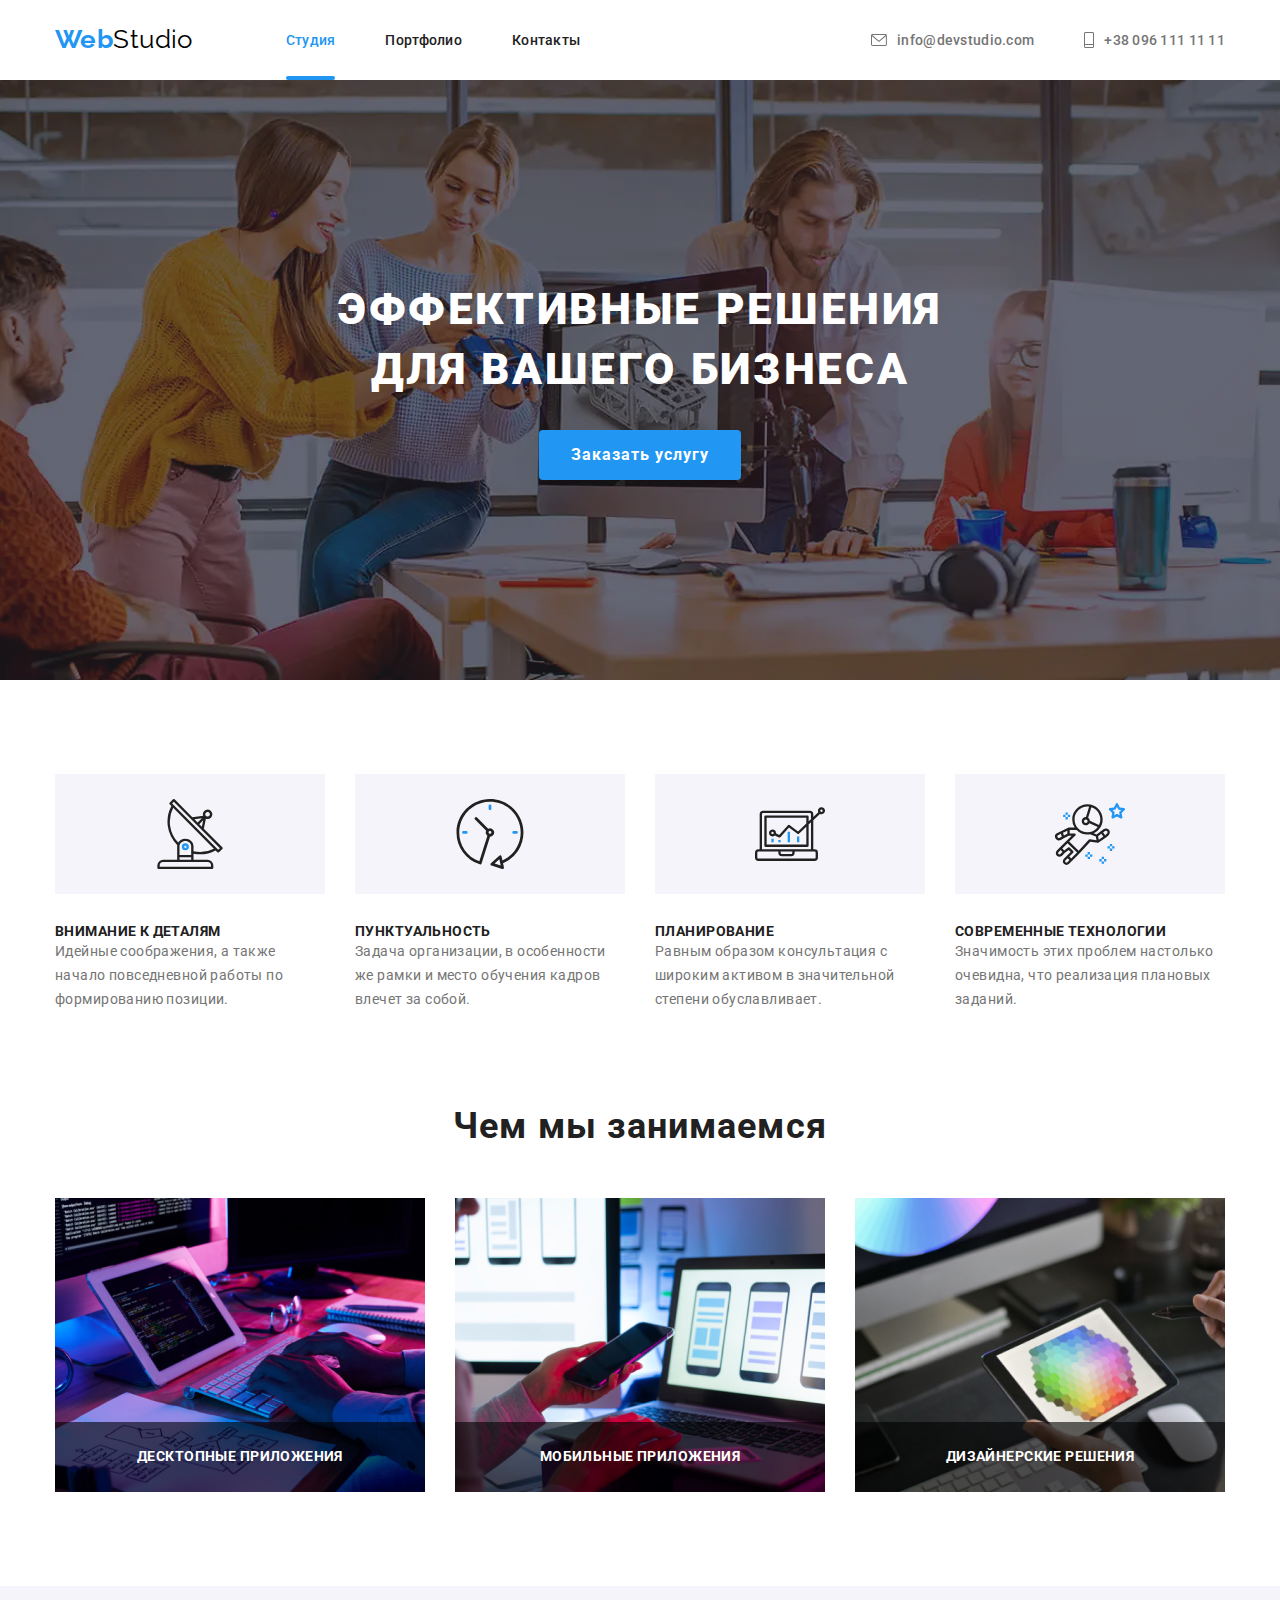
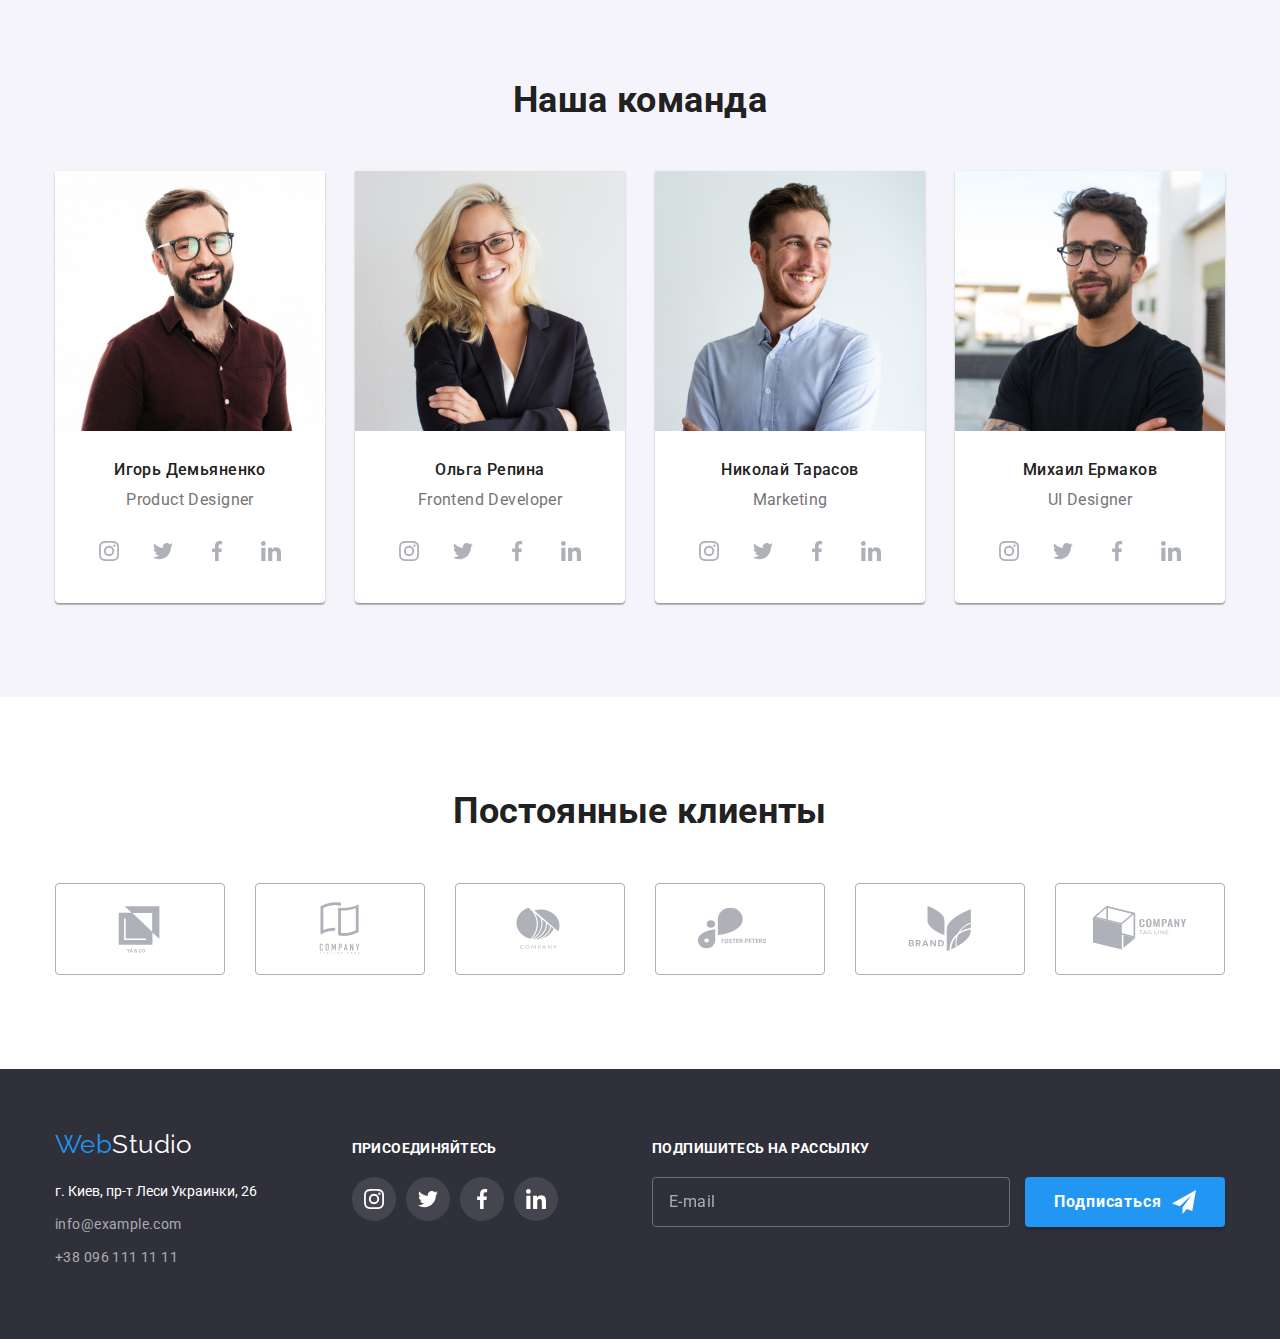
<file: index.html>
<!DOCTYPE html>
<html lang="ru">

<head>
  <meta charset="UTF-8" />
  <meta http-equiv="X-UA-Compatible" content="IE=edge" />
  <meta name="viewport" content="width=device-width, initial-scale=1.0" />
  <title>Studio</title>
  <!-- фонд початок -->
  <link rel="preconnect" href="https://fonts.googleapis.com" />
  <link rel="preconnect" href="https://fonts.gstatic.com" crossorigin />
  <link
    href="https://fonts.googleapis.com/css2?family=Oleo+Script&family=Raleway:wght@700&family=Roboto:wght@400;500;700;900&display=swap"
    rel="stylesheet" />
  <!-- фонди кінець -->

  <!-- Normalize stiles початок -->
  <link rel="stylesheet" href="https://cdn.jsdelivr.net/npm/modern-normalize@1.1.0/modern-normalize.min.css" />
  <!-- Normalize stiles кінець -->

  <!-- css -->
  <link rel="stylesheet" href="./css/styles.css" />
</head>

<body>
  <!--шапка-->
  <header class="header">
    <div class="container main-nav">
      <nav class="header-nav">
        <a class="header-logo link" href=" ./index.html "><span class="logo">Web</span>Studio</a>
        <ul class="header-list list">
          <li class="header-list-item">
            <a class="header-link link current" href=" ./index.html ">Студия</a>
          </li>
          <li class="header-list-item">
            <a class="header-link link" href=" ./portfolio.html ">Портфолио</a>
          </li>
          <li class="header-list-item">
            <a class="header-link link" href=" # ">Контакты</a>
          </li>
        </ul>
      </nav>
      <ul class="header-list-cont list">
        <li class="header-list-item">
          <a class="header-cont link" href=" info@devstudio.com "><svg class="icon-cont" width="16px" height="12px">
              <use href="./image/icons.svg#icon-envelope-hover"></use>
            </svg>info@devstudio.com</a>
        </li>
        <li class=" header-list-item">
          <a class="header-cont link" href=" +380961111111 "><svg class="icon-cont" width="10px" height="16px">
              <use href="./image/icons.svg#icon-telepfone"></use>
            </svg> +38 096 111 11 11 </a>
        </li>
      </ul>
    </div>
  </header>

  <!--головний розділ-->
  <main>
    <section class="hero section">
      <div class="container">
        <h1 class="text hero-title">Эффективные решения для вашего бизнеса</h1>
        <button class="hero-button" type="button" data-modal-open>Заказать услугу</button>
      </div>
    </section>
    <!--розділ наші переваги-->

    <section class="about section">
      <div class="container">
        <h2 class="visualli-hidden">мене тут нема</h2>
        <ul class="main-list list">
          <li class="main-list-item">
            <div class="icon-box-main">
              <svg class="icon-benefits" width="70px" height="70px">
                <use href="./image/icons.svg#icon-antenna"></use>
              </svg>
            </div>
            <h3 class="texst main-title">Внимание к деталям</h3>
            <p class="upertitle">
              Идейные соображения, а также начало повседневной работы по формированию позиции.
            </p>
          </li>
          <li class="main-list-item">
            <div class="icon-box-main">
              <svg class="icon-benefits" width="70px" height="70px">
                <use href="./image/icons.svg#icon-clock"></use>
              </svg>
            </div>
            <h3 class="texst main-title">Пунктуальность</h3>
            <p class="upertitle">
              Задача организации, в особенности же рамки и место обучения кадров влечет за собой.
            </p>
          </li>
          <li class="main-list-item">
            <div class="icon-box-main">
              <svg class="icon-benefits" width="70px" height="70px">
                <use href="./image/icons.svg#icon-diagram"></use>
              </svg>
            </div>
            <h3 class="texst main-title">Планирование</h3>
            <p class="upertitle">
              Равным образом консультация с широким активом в значительной степени обуславливает.
            </p>
          </li>
          <li class="main-list-item">
            <div class="icon-box-main">
              <svg class="icon-benefits" width="70px" height="70px">
                <use href="./image/icons.svg#icon-astronaut"></use>
              </svg>
            </div>
            <h3 class="texst main-title">Современные технологии</h3>
            <p class="upertitle">
              Значимость этих проблем настолько очевидна, что реализация плановых заданий.
            </p>
          </li>
        </ul>
      </div>
    </section>
    <!--розділ що ми робимо-->
    <section class="services section">
      <div class="container">
        <h2 class="texst action-title">Чем мы занимаемся</h2>
        <ul class="list flex-group">
          <li class="services-item">
            <div class="services-title">
              <p class="description-services">Десктопные приложения</p>
              <img src="./image/what-are-we-doing/img-1.jpg" alt="разработчик пишет код на клавиатуре" width="370"
                height="270" />
            </div>
          </li>
          <li class="services-item">
            <div class="services-title">
              <p class="description-services">Мобильные приложения</p>
              <img src="./image/what-are-we-doing/img-2.jpg" alt="тестирует приложение на смартфоне " width="370"
                height="270" />
            </div>
          </li>
          <li class="services-item">
            <div class="services-title">
              <p class="description-services">Дизайнерские решения</p>
              <img src="./image/what-are-we-doing/img-3.jpg" alt="создает дизайн на планшете" width="370"
                height="270" />
            </div>
          </li>
        </ul>
      </div>
    </section>
    <!--розділ наша команда-->
    <section class="group section">
      <div class="container">
        <h2 class="texst group-title">Наша команда</h2>
        <ul class="list flex-group">
          <li class="photo-list">
            <img class="photo" src="./image/our-team/img-IgorDemyanenko.jpg" alt="фото члена команды 1" width="270"
              height="260" />
            <div class="pers-card">
              <h3 class="title-name">Игорь Демьяненко</h3>
              <p class="prof">Product Designer</p>
              <ul class="team-social-icons list">
                <li class="team-social-icon-item">
                  <a class="social-link-icon" href="">
                    <svg class="social-icon" width="20px" height="20px">
                      <use href="./image/icons.svg#icon-instagram"></use>
                    </svg>
                  </a>
                </li>
                <li class="team-social-icon-item">
                  <a class="social-link-icon" href="">
                    <svg class="social-icon" width="20px" height="20px">
                      <use href="./image/icons.svg#icon-twitter"></use>
                    </svg>
                  </a>
                </li>
                <li class="team-social-icon-item">
                  <a class="social-link-icon" href="">
                    <svg class="social-icon" width="20px" height="20px">
                      <use href="./image/icons.svg#icon-facebook"></use>
                    </svg>
                  </a>
                </li>
                <li class="team-social-icon-item">
                  <a class="social-link-icon" href="">
                    <svg class="social-icon" width="20px" height="20px">
                      <use href="./image/icons.svg#icon-linkedin"></use>
                    </svg>
                  </a>
                </li>
              </ul>
            </div>
          </li>
          <li class="photo-list">
            <img src="./image/our-team/img-OlgaRepina.jpg" alt="фото члена команды 2" width="270" height="260" />
            <div class="pers-card">
              <h3 class="title-name">Ольга Репина</h3>
              <p class="prof">Frontend Developer</p>
              <ul class="team-social-icons list">
                <li class="team-social-icon-item">
                  <a class="social-link-icon" href="">
                    <svg class="social-icon" width="20px" height="20px">
                      <use href="./image/icons.svg#icon-instagram"></use>
                    </svg>
                  </a>
                </li>
                <li class="team-social-icon-item">
                  <a class="social-link-icon" href="">
                    <svg class="social-icon" width="20px" height="20px">
                      <use href="./image/icons.svg#icon-twitter"></use>
                    </svg>
                  </a>
                </li>
                <li class="team-social-icon-item">
                  <a class="social-link-icon" href="">
                    <svg class="social-icon" width="20px" height="20px">
                      <use href="./image/icons.svg#icon-facebook"></use>
                    </svg>
                  </a>
                </li>
                <li class="team-social-icon-item">
                  <a class="social-link-icon" href="">
                    <svg class="social-icon" width="20px" height="20px">
                      <use href="./image/icons.svg#icon-linkedin"></use>
                    </svg>
                  </a>
                </li>
              </ul>
            </div>
          </li>
          <li class="photo-list">
            <img src="./image/our-team/img-NikolaiTarasov.jpg" alt="фото члена команды 3" width="270" height="260" />
            <div class="pers-card">
              <h3 class="title-name">Николай Тарасов</h3>
              <p class="prof">Marketing</p>
              <ul class="team-social-icons list">
                <li class="team-social-icon-item">
                  <a class="social-link-icon" href="">
                    <svg class="social-icon" width="20px" height="20px">
                      <use href="./image/icons.svg#icon-instagram"></use>
                    </svg>
                  </a>
                </li>
                <li class="team-social-icon-item">
                  <a class="social-link-icon" href="">
                    <svg class="social-icon" width="20px" height="20px">
                      <use href="./image/icons.svg#icon-twitter"></use>
                    </svg>
                  </a>
                </li>
                <li class="team-social-icon-item">
                  <a class="social-link-icon" href="">
                    <svg class="social-icon" width="20px" height="20px">
                      <use href="./image/icons.svg#icon-facebook"></use>
                    </svg>
                  </a>
                </li>
                <li class="team-social-icon-item">
                  <a class="social-link-icon" href="">
                    <svg class="social-icon" width="20px" height="20px">
                      <use href="./image/icons.svg#icon-linkedin"></use>
                    </svg>
                  </a>
                </li>
              </ul>
            </div>
          </li>
          <li class="photo-list">
            <img src="./image/our-team/img-MikhailErmakov.jpg" alt="фото члена команды 4" width="270" height="260" />
            <div class="pers-card">
              <h3 class="title-name">Михаил Ермаков</h3>
              <p class="prof">UI Designer</p>
              <ul class="team-social-icons list">
                <li class="team-social-icon-item">
                  <a class="social-link-icon" href="">
                    <svg class="social-icon" width="20px" height="20px">
                      <use href="./image/icons.svg#icon-instagram"></use>
                    </svg>
                  </a>
                </li>
                <li class="team-social-icon-item">
                  <a class="social-link-icon" href="">
                    <svg class="social-icon" width="20px" height="20px">
                      <use href="./image/icons.svg#icon-twitter"></use>
                    </svg>
                  </a>
                </li>
                <li class="team-social-icon-item">
                  <a class="social-link-icon" href="">
                    <svg class="social-icon" width="20px" height="20px">
                      <use href="./image/icons.svg#icon-facebook"></use>
                    </svg>
                  </a>
                </li>
                <li class="team-social-icon-item">
                  <a class="social-link-icon" href="">
                    <svg class="social-icon" width="20px" height="20px">
                      <use href="./image/icons.svg#icon-linkedin"></use>
                    </svg>
                  </a>
                </li>
              </ul>
            </div>
          </li>
        </ul>
      </div>
    </section>
    <!-- постійні кліенти -->
    <section class="section">
      <div class="container">
        <h2 class="text-title">Постоянные клиенты</h2>
        <ul class="list clients-icon-list">
          <li class="clients-icon-item">
            <a class="clients-icon-link" href="" aria-label="icon-compani1">
              <svg class="clients-icon" width="106px" height="60px">
                <use href="./image/icons.svg#icon-client1"></use>
              </svg></a>
          </li>
          <li class="clients-icon-item">
            <a class="clients-icon-link" href="" aria-label="icon-compani2"><svg class="clients-icon" width="106px"
                height="60px">
                <use href="./image/icons.svg#icon-client2"></use>
              </svg></a>
          </li>
          <li class="clients-icon-item">
            <a class="clients-icon-link" href="" aria-label="icon-compani3"><svg class="clients-icon" width="106px"
                height="60px">
                <use href="./image/icons.svg#icon-client3"></use>
              </svg></a>
          </li>
          <li class="clients-icon-item">
            <a class="clients-icon-link" href="" aria-label="icon-compani4"><svg class="clients-icon" width="106px"
                height="60px">
                <use href="./image/icons.svg#icon-client4"></use>
              </svg></a>
          </li>
          <li class="clients-icon-item">
            <a class="clients-icon-link" href="" aria-label="icon-compani5"><svg class="clients-icon" width="106px"
                height="60px">
                <use href="./image/icons.svg#icon-client5"></use>
              </svg></a>
          </li>
          <li class="clients-icon-item">
            <a class="clients-icon-link" href="" aria-label="icon-compani6"><svg class="clients-icon" width="106px"
                height="60px">
                <use href="./image/icons.svg#icon-client6"></use>
              </svg></a>
          </li>
        </ul>
      </div>
    </section>
  </main>
  <!--підвал-->
  <footer class="footer">
    <div class="container flex-group ">
      <div>
        <a href="./index.html" class="footer-logo link"><span class="lower-logo">Web</span>Studio</a>
        <address class="section-add">
          <ul class="footer-list list">

            <li class="footer-item ">
              <a class="footer-addr link" href="https://bit.ly/3pXMvUd" target="_blank" rel="noopener noreferrer">г.
                Киев, пр-т Леси Украинки, 26</a>
            </li>

            <li class="footer-item ">
              <a class="addr link" href="mailto:info@devstudio.com">info@example.com</a>
            </li>

            <li class="footer-item">
              <a class="addr link" href="tel:+380961111111">+38 096 111 11 11</a>
            </li>

          </ul>
        </address>
      </div>
      <div class="footer-social-thumb">
        <h2 class="footer-form-title">присоединяйтесь</h2>
        <ul class="footer-social-links list">
          <li class="footer-social-link">
            <a class="footer-link-icon" href="" aria-label="icon-instagram">
              <svg class="social-icon" width="20px" height="20px">
                <use href="./image/icons.svg#icon-instagram"></use>
              </svg>
            </a>
          </li>
          <li class="footer-social-link">
            <a class="footer-link-icon" href="" aria-label="icon-twitter">
              <svg class="social-icon" width="20px" height="20px">
                <use href="./image/icons.svg#icon-twitter"></use>
              </svg>
            </a>
          </li>
          <li class="footer-social-link">
            <a class="footer-link-icon" href="" aria-label="icon-facebook">
              <svg class="social-icon" width="20px" height="20px">
                <use href="./image/icons.svg#icon-facebook"></use>
              </svg>
            </a>
          </li>
          <li class="footer-social-link">
            <a class="footer-link-icon" href="" aria-label="icon-linkedin">
              <svg class="social-icon" width="20px" height="20px">
                <use href="./image/icons.svg#icon-linkedin"></use>
              </svg>
            </a>
          </li>
        </ul>
      </div>
      <div class="footer-form">
        <strong class="footer-form-title">Подпишитесь на рассылку</strong>
        <form class="form">
          <input class="form-field" type="email" name="user-email" placeholder="E-mail" required />
          <button class="form-button" type="submit">
            <span class="form-button-text">
              Подписаться
            </span>
            <svg class="form-button-icon" width="24" height="24">
              <use href="./image/icons.svg#icon-send"></use>
            </svg>
          </button>
        </form>
      </div>
    </div>
  </footer>
  <!--модальне вікно секції героя -->
  <div class="backdrop is-hidden" data-modal>
    <div class="modal">
      <button class="button-close" type="submit" data-modal-close>
        <svg class="close" width="18px" height="18px">
          <use href="./image/icons.svg#icon-close"></use>
        </svg>
      </button>

      <p class="feedtext">Оставьте свои данные, мы вам перезвоним</p>
      <form class="modal-form">
        <label class="modal-label">Имя

          <div class="inputsvg"><input class="modal-input" type="text" name="name" required />
            <svg class="modal-icon" width="12" height="12px">
              <use href="./image/icons.svg#icon-name-modal"></use>
            </svg>
          </div>
        </label>

        <label class="modal-label">Телефон

          <div class="inputsvg"><input class="modal-input" type="tel" name="phone_number" required />
            <svg class="modal-icon" width="13" height="13px">
              <use href="./image/icons.svg#icon-tel-modal"></use>
            </svg>
          </div>
        </label>

        <label class="modal-label">Почта
          <div class="inputsvg"><input class="modal-input" type="email" name="email" required />
            <svg class="modal-icon" width="15" height="14px">
              <use href="./image/icons.svg#icon-mail-modal"></use>
            </svg>
          </div>
        </label>

        <label form="feedback" class="modal-feedback">
          <span class="modal-lable">Комментарий</span>
          <textarea class="modal-textarea" name="feedback" rows="4" placeholder="Введите текст" id="feedback">
                    </textarea>
        </label>

        <label class="modal-accepting">
          <input class="checkbox-accepting" type="checkbox" name="accepting" value="accepting" />
          <svg class="check" width="16px" height="15px">
            <use href="./image/icons.svg#icon-confirmation"></use>
          </svg>
          <span class="box"></span>Соглашаюсь с рассылкой и принимаю&nbsp;
          <a class="terms" href="">Условия договора</a>

        </label>

        <button type="submit" class="submit-modal">Отправить</button>

      </form>
    </div>
  </div>
  <script src="./js/modal.js"></script>

</body>

</html>
</file>
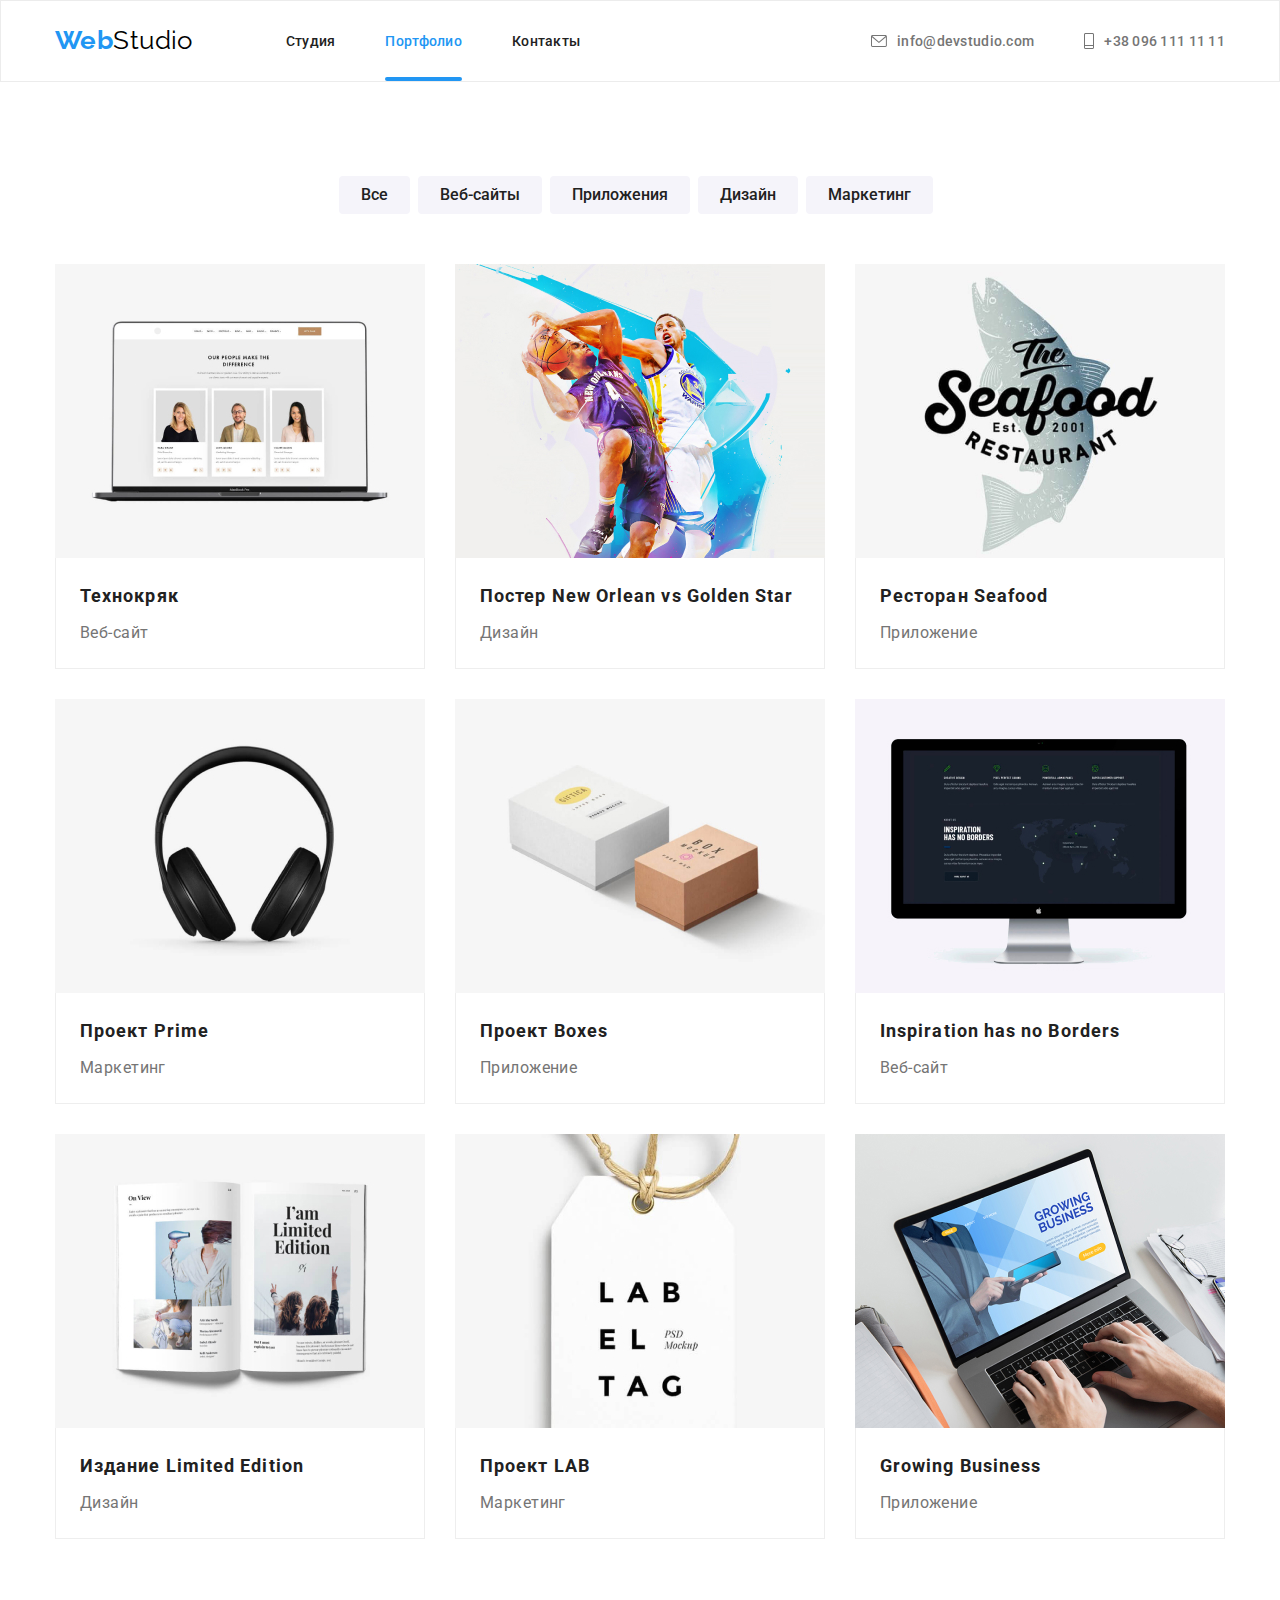
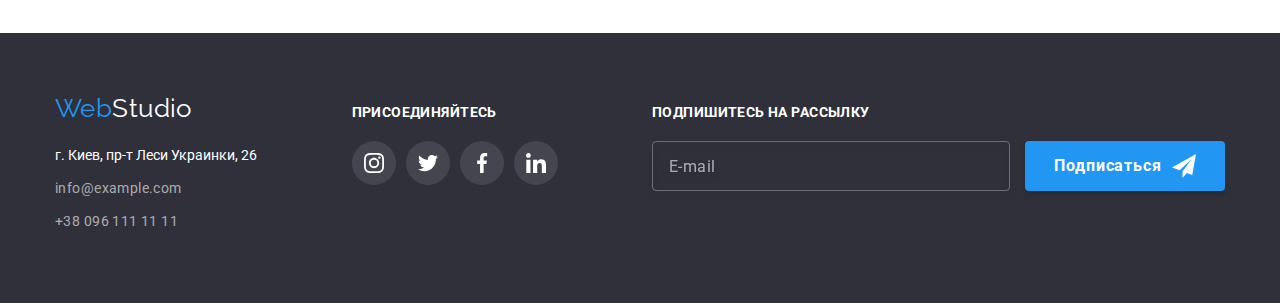
<file: portfolio.html>
<!DOCTYPE html>
<html lang="ru">

<head>
  <meta charset="UTF-8" />
  <meta http-equiv="X-UA-Compatible" content="IE=edge" />
  <meta name="viewport" content="width=device-width, initial-scale=1.0" />
  <title>Portfolio</title>
  <!-- фонд початок -->
  <link rel="preconnect" href="https://fonts.googleapis.com">
  <link rel="preconnect" href="https://fonts.gstatic.com" crossorigin>
  <link
    href="https://fonts.googleapis.com/css2?family=Oleo+Script&family=Raleway:wght@700&family=Roboto:wght@400;500;700;900&display=swap"
    rel="stylesheet">
  <!-- фонди кінець -->

  <!-- Normalize stiles початок -->
  <link rel="stylesheet" href="https://cdn.jsdelivr.net/npm/modern-normalize@1.1.0/modern-normalize.min.css">
  <!-- Normalize stiles кінець -->

  <!-- css -->
  <link rel="stylesheet" href="./css/styles.css">

</head>

<body class="body">
  <!--шапка-->
  <header class="header portfolio-header ">
    <div class="container main-nav">
      <nav class="header-nav">
        <a class="header-logo link" href=" ./index.html "><span class="logo">Web</span>Studio</a>
        <ul class="header-list list">
          <li class="header-list-item">
            <a class="header-link link" href="./index.html">Студия</a>
          </li>
          <li class="header-list-item">
            <a class="header-link link current" href="./portfolio.html">Портфолио</a>
          </li>
          <li class="header-list-item">
            <a class="header-link link" href="#">Контакты</a>
          </li>
        </ul>
      </nav>
      <ul class="header-list-cont list">
        <li class="header-list-item">
          <a class="header-cont link" href=" info@devstudio.com "><svg class="icon-cont" width="16px" height="12px">
              <use href="./image/icons.svg#icon-envelope-hover"></use>
            </svg>info@devstudio.com</a>
        </li>
        <li class=" header-list-item">
          <a class="header-cont link" href=" +380961111111 "><svg class="icon-cont" width="10px" height="16px">
              <use href="./image/icons.svg#icon-telepfone"></use>
            </svg> +38 096 111 11 11 </a>
        </li>
      </ul>
    </div>
  </header>

  <main>
    <!--portfolio-->
    <section class="section">
      <div class="container">
        <h1 class="visualli-hidden">мене тут нема</h1>
        <ul class="filter-list list">
          <li class="btn-item"><button class="btn-filter" type="button">Все</button></li>
          <li class="btn-item"><button class="btn-filter" type="button">Веб-сайты</button></li>
          <li class="btn-item"><button class="btn-filter" type="button">Приложения</button></li>
          <li class="btn-item"><button class="btn-filter" type="button">Дизайн</button></li>
          <li class="btn-item"><button class="btn-filter" type="button">Маркетинг</button></li>
        </ul>
        <!--projects-->

        <ul class="list cards ">
          <li class="project-list">

            <a class="project-cards-link link" href="#" target="_blank" rel="noopener noreferrer"
              aria-label="tehnokryak">
              <div class="card-img">
                <img src="./image/portfolio/img-1-technoquack.jpg" alt="компютер из изображением веб-сайта" width="370"
                  height="294">
                <div class="cover-image">
                  <p class="cover-image-text"> Ресурс предлагает комплексные предложения с разным уровнем
                    функционала и сервисов. Все это позволит посетителю получить
                    исчерпывающие сведения о компании или частном лице.
                  </p>
                </div>
              </div>
              <div class="cards-title">
                <h2 class="portfolio-projects">Технокряк</h2>
                <p class="projects-name">Веб-сайт</p>
              </div>
            </a>
          </li>
          <li class="project-list">
            <a class="project-cards-link link" href="#" target="_blank" rel="noopener noreferrer"
              aria-label="poster New Orlean vs Golden Star">
              <div class="card-img">
                <img src="./image/portfolio/img-2-new-orleans-vs-golden-star-poster.jpg" alt="баскетболисты с мячом"
                  width="370" height="294">
                <div class="cover-image">
                  <p class="cover-image-text"> Ресурс предлагает комплексные предложения с разным уровнем
                    функционала и сервисов. Все это позволит посетителю получить
                    исчерпывающие сведения о компании или частном лице.
                  </p>
                </div>
              </div>
              <div class="cards-title">
                <h2 class="portfolio-projects">Постер New Orlean vs Golden Star</h2>
                <p class="projects-name">Дизайн</p>
              </div>
            </a>
          </li>
          <li class="project-list">
            <a class="project-cards-link link" href="#" target="_blank" rel="noopener noreferrer" aria-label="seafood">
              <div class="card-img">
                <img src="./image/portfolio/img-3-seafood-restaurant.jpg" alt="логотип ресторана сеафуд" width="370"
                  height="294">
                <div class="cover-image">
                  <p class="cover-image-text"> Ресурс предлагает комплексные предложения с разным уровнем
                    функционала и сервисов. Все это позволит посетителю получить
                    исчерпывающие сведения о компании или частном лице.
                  </p>
                </div>
              </div>
              <div class="cards-title">
                <h2 class="portfolio-projects">Ресторан Seafood</h2>
                <p class="projects-name">Приложение</p>
              </div>
            </a>
          </li>

          <li class="project-list">
            <a class="project-cards-link link" href="#" target="_blank" rel="noopener noreferrer" aria-label="prime">
              <div class="card-img">
                <img src="./image/portfolio/img-4-prime-project.jpg" alt="ображенные наушники" width="370" height="294">
                <div class="cover-image">
                  <p class="cover-image-text"> Ресурс предлагает комплексные предложения с разным уровнем
                    функционала и сервисов. Все это позволит посетителю получить
                    исчерпывающие сведения о компании или частном лице.
                  </p>
                </div>
              </div>
              <div class="cards-title">
                <h2 class="portfolio-projects">Проект Prime</h2>
                <p class="projects-name">Маркетинг</p>
              </div>
            </a>
          </li>
          <li class="project-list">
            <a class="project-cards-link link" href="#" target="_blank" rel="noopener noreferrer" aria-label="boxes">
              <div class="card-img">
                <img src="./image/portfolio/img-5-boxes-project.jpg" alt="коробки с надписями " width="370"
                  height="294">
                <div class="cover-image">
                  <p class="cover-image-text"> Ресурс предлагает комплексные предложения с разным уровнем
                    функционала и сервисов. Все это позволит посетителю получить
                    исчерпывающие сведения о компании или частном лице.
                  </p>
                </div>
              </div>
              <div class="cards-title">
                <h2 class="portfolio-projects">Проект Boxes</h2>
                <p class="projects-name">Приложение</p>
              </div>
            </a>
          </li>
          <li class="project-list">
            <a class="project-cards-link link" href="#" target="_blank" rel="noopener noreferrer"
              aria-label="inspirations">
              <div class="card-img">
                <img src="./image/portfolio/img-6-Inspiration-has-no-borders.jpg" alt="монитор с изображением веб сайта"
                  width="370" height="294">
                <div class="cover-image">
                  <p class="cover-image-text"> Ресурс предлагает комплексные предложения с разным уровнем
                    функционала и сервисов. Все это позволит посетителю получить
                    исчерпывающие сведения о компании или частном лице.
                  </p>
                </div>
              </div>
              <div class="cards-title">
                <h2 class="portfolio-projects" lang="en">Inspiration has no Borders</h2>
                <p class="projects-name">Веб-сайт</p>
              </div>
            </a>
          </li>
          <li class="project-list">
            <a class="project-cards-link link" href="#" target="_blank" rel="noopener noreferrer"
              aria-label="limitededition">
              <div class="card-img">
                <img src="./image/portfolio/img-7-limited-edition.jpg" alt="журнал с картинками " width="370"
                  height="294">
                <div class="cover-image">
                  <p class="cover-image-text"> Ресурс предлагает комплексные предложения с разным уровнем
                    функционала и сервисов. Все это позволит посетителю получить
                    исчерпывающие сведения о компании или частном лице.
                  </p>
                </div>
              </div>
              <div class="cards-title">
                <h2 class="portfolio-projects">Издание Limited Edition</h2>
                <p class="projects-name">Дизайн</p>
              </div>
            </a>
          </li>
          <li class="project-list">
            <a class="project-cards-link link" href="#" target="_blank" rel="noopener noreferrer" aria-label="lab">
              <div class="card-img">
                <img src="./image/portfolio/img-8-lab-project.jpg" alt=",бирка с натписю лаб ел таг" width="370"
                  height="294">
                <div class="cover-image">
                  <p class="cover-image-text"> Ресурс предлагает комплексные предложения с разным уровнем
                    функционала и сервисов. Все это позволит посетителю получить
                    исчерпывающие сведения о компании или частном лице.
                  </p>
                </div>
              </div>
              <div class="cards-title">
                <h2 class="portfolio-projects">Проект LAB</h2>
                <p class="projects-name">Маркетинг</p>
              </div>
            </a>
          </li>
          <li class="project-list">
            <a class="project-cards-link link" href="#" target="_blank" rel="noopener noreferrer"
              aria-label="growingbusiness">
              <div class="card-img">
                <img src="./image/portfolio/img-9-growing-business.jpg"
                  alt="ноутбук с изображением веб-сайта растущий бизнес " width="370" height="294">
                <div class="cover-image">
                  <p class="cover-image-text"> Ресурс предлагает комплексные предложения с разным уровнем
                    функционала и сервисов. Все это позволит посетителю получить
                    исчерпывающие сведения о компании или частном лице.
                  </p>
                </div>
              </div>
              <div class="cards-title">
                <h2 class="portfolio-projects" lang="en">Growing Business</h2>
                <p class="projects-name">Приложение</p>
              </div>
            </a>
          </li>
        </ul>
      </div>
    </section>
  </main>
  <!--підвал-->
  <footer class="footer">
    <div class="container flex-group ">
      <div>
        <a href="./index.html" class="footer-logo link"><span class="lower-logo">Web</span>Studio</a>
        <address class="section-add">
          <ul class="footer-list list">

            <li class="footer-item ">
              <a class="footer-addr link" href="https://bit.ly/3pXMvUd" target="_blank" rel="noopener noreferrer">г.
                Киев, пр-т Леси Украинки, 26</a>
            </li>

            <li class="footer-item ">
              <a class="addr link" href="mailto:info@devstudio.com">info@example.com</a>
            </li>

            <li class="footer-item">
              <a class="addr link" href="tel:+380961111111">+38 096 111 11 11</a>
            </li>

          </ul>
        </address>
      </div>
      <div class="footer-social-thumb">
        <h2 class="footer-form-title">присоединяйтесь</h2>
        <ul class="footer-social-links list">
          <li class="footer-social-link">
            <a class="footer-link-icon" href="" aria-label="icon-instagram">
              <svg class="social-icon" width="20px" height="20px">
                <use href="./image/icons.svg#icon-instagram"></use>
              </svg>
            </a>
          </li>
          <li class="footer-social-link">
            <a class="footer-link-icon" href="" aria-label="icon-twitter">
              <svg class="social-icon" width="20px" height="20px">
                <use href="./image/icons.svg#icon-twitter"></use>
              </svg>
            </a>
          </li>
          <li class="footer-social-link">
            <a class="footer-link-icon" href="" aria-label="icon-facebook">
              <svg class="social-icon" width="20px" height="20px">
                <use href="./image/icons.svg#icon-facebook"></use>
              </svg>
            </a>
          </li>
          <li class="footer-social-link">
            <a class="footer-link-icon" href="" aria-label="icon-linkedin">
              <svg class="social-icon" width="20px" height="20px">
                <use href="./image/icons.svg#icon-linkedin"></use>
              </svg>
            </a>
          </li>
        </ul>
      </div>
      <div class="footer-form">
        <strong class="footer-form-title">Подпишитесь на рассылку</strong>
        <form class="form">
          <input class="form-field" type="email" name="user-email" placeholder="E-mail" required />
          <button class="form-button btn" type="submit">
            <span class="form-button-text">
              Подписаться
            </span>
            <svg class="form-button-icon" width="24" height="24">
              <use href="./image/icons.svg#icon-send"></use>
            </svg>
          </button>
        </form>
      </div>
    </div>
  </footer>

</body>

</html>
</file>
<file: css/styles.css>
:root {
	--third-font: "Oleo Script";
	--secondary-font: "Raleway";
	--main-font: "Roboto";

	/* кольори тексту */
	--black-txt-cl: #000000;
	--accent-txt-cl: #2196f3;
	--dark-txt-cl: #212121;
	--light-txt-cl: #ffffff;
	--gray-txt-cl: #757575;

	/* кольори фону */
	--gray-bgr-cl: #f5f4fa;
	--dark-bgr-cl: #2f303a;
	--light-bgr-cl: #ffffff;
	--blue-but-cl: #188ce8;
	/* колір бордера */
	--color-border-porfolio: #eeeeee;
	/* колр іконок в ховері, фокусі */
	--background-color-icons: #2196f3;
	--color-icons: #ffffff;
	--dark-cl-icons: #212121;

	/* змінні в сітці в портфоліо */
	--csrd-set-gap: 30px;
	--csrd-set-marg: 15px;
	/* зміні кольори в таймінгах */
	--timing-variable: cubic-bezier(0.4, 0, 0.2, 1);
}
/* шабдлон */
/* <svg width="" height="">
            <use href=""></use>
          </svg> */
/* загальні властивості  */
body {
	letter-spacing: 0.03em;
	font-size: 14px;
	color: var(--dark-txt-cl);
	background-color: var(--light-bgr-cl);
	font-family: "Roboto", sans-serif;
}

html {
	box-sizing: border-box;
}

/* reeset */
h1,
h2,
h3,
h4,
p {
	margin: 0;
}

/* загальні властивоті зображень */
img {
	display: block;
	max-width: 100%;
	height: auto;
}

address {
	font-style: normal;
}
/* падінги секцій */
.section {
	padding-top: 94px;
	padding-bottom: 94px;
}

/* бокси для центруваня контенту */
.container {
	width: 1200px;
	padding: 0 15px;
	margin: 0 auto;
}

/* часткове скиданя властивостей списків */
.list {
	list-style: none;
	padding-left: 0;
	margin: 0;
}
/* часткове скиданя властивостей списків */
a {
	text-decoration: none;
}
.main-nav {
	display: flex;
}

/* хедер початок */
/* логотип в хедері */
.header-logo {
	font-family: var(--secondary-font);
	font-weight: 400;
	color: var(--black-txt-cl);
	font-size: 26px;
	line-height: 1.2px;
	padding-top: 24px;
	padding-bottom: 25px;
}

.logo {
	font-family: var(--secondary-font);
	font-weight: 700;
	color: var(--accent-txt-cl);
}
/* блок нав в шапці  */
.header-list-item:not(:last-child) {
	margin-right: 50px;
}

.header-list {
	display: flex;
	margin-left: 93px;
}

.header-nav {
	display: flex;
	align-items: center;
}

/* (а) посилання в блоці нав */
.header-link {
	padding-top: 32px;
	padding-bottom: 32px;

	font-style: normal;
	font-weight: 500;
	font-size: 14px;
	line-height: 1.33;
	letter-spacing: 0.02em;
	color: var(--dark-txt-cl);

	transition: color 250ms var(--timing-variable);
}

.header-link:hover,
.header-link:focus {
	color: var(--accent-txt-cl);
}
/* підсвітка кнопки активної сторінки */

.current {
	position: relative;
	color: var(--accent-txt-cl);

	transition: color 250ms var(--timing-variable);
}

.current::after {
	content: "";
	position: absolute;
	bottom: 0;
	left: 0;
	width: 100%;
	height: 4px;
	display: inline-block;
	background: var(--accent-txt-cl);
	border-radius: 2px;
}

/* блок контакти в шапці */
.header-list-cont {
	display: flex;
	align-items: center;
	margin-left: auto;
}

.header-cont {
	padding-top: 32px;
	padding-bottom: 32px;
	display: flex;
	align-items: center;
	font-weight: 500;
	line-height: 16px;
	letter-spacing: 0.02em;
	color: var(--gray-txt-cl);

	transition: color 250ms var(--timing-variable);
}

.header-cont:hover,
.header-cont:focus {
	color: var(--accent-txt-cl);
}
.icon-cont {
	margin-right: 10px;
	fill: currentColor;
}
.icon-cont:hover,
.icon-cont:focus {
	fill: currentColor;
}

/* сеrція герой */
.hero {
	text-align: center;
	padding: 200px 0;
	max-width: 1600px;
	height: 600px;
	margin-left: auto;
	margin-right: auto;
	background-image: linear-gradient(rgba(47, 48, 58, 0.4), rgba(47, 48, 58, 0.4)),
		url("../image/img-bg/Img-fon-hero.webp"), url("../image/img-bg/Img-fon-hero.jpg");
	background-color: #2f303a;
	background-repeat: no-repeat;
	background-position: center;
	background-size: cover;
}

/* заголовок в герой */
.hero-title {
	font-weight: 900;
	font-size: 44px;
	line-height: 1.36;
	text-align: center;
	letter-spacing: 0.06em;
	text-transform: uppercase;
	color: var(--light-txt-cl);

	width: 696px;
	margin: 0 auto;
	margin-bottom: 30px;
}

/* кнопка в секції герой */
.hero-button {
	display: block;
	min-width: 200px;
	min-height: 50px;
	margin-right: auto;
	margin-left: auto;
	border: 0;
	padding: 10px 32px;

	font-family: inherit;
	cursor: pointer;
	font-weight: 700;
	font-size: 16px;
	line-height: 1.88;
	letter-spacing: 0.06em;
	border-radius: 4px;

	box-shadow: 0px 4px 4px rgba(0, 0, 0, 0.15);
	color: var(--light-txt-cl);
	background-color: var(--accent-txt-cl);

	transition: background-color 250ms var(--timing-variable);
}

.hero-button:hover,
.hero-button:focus {
	background-color: var(--blue-but-cl);
}

/* features  */

/* прихований заголовок */
.visualli-hidden {
	position: absolute;
	width: 1px;
	height: 1px;
	margin: -1px;
	border: 0;
	padding: 0;

	white-space: nowrap;
	clip-path: inset(100%);
	clip: rect(0 0 0 0);
	overflow: hidden;
}

/* ul в боксі особливості */
.main-list {
	display: flex;
}

.main-list-item {
	width: 270px;
}
.main-list-item,
.icon-box-main :not(:last-child) {
	margin-right: 30px;
}

.icon-box-main {
	display: flex;
	content: "";
	height: 120px;
	width: 270px;
	justify-content: center;
	align-items: center;
	margin-bottom: 30px;
	background-size: contain;
	background-repeat: no-repeat;
	background-position: center;
	background-color: #f5f4fa;
}

/* заголовоки в особливості */
.action-title {
	font-size: 36px;
	line-height: 1.16;
	text-align: center;
	letter-spacing: 0.03em;
	color: var(--dark-txt-cl);

	margin-bottom: 50px;
}

/*h3 увага до деталей */
.main-title {
	font-weight: 700;
	font-size: 14px;
	line-height: 1.14;
	text-transform: uppercase;

	-bottom: 10px;
}

.upertitle {
	font-size: 14px;
	line-height: 1.71;
	color: var(--gray-txt-cl);
}

/* розділ що ми робимо */

.services {
	padding-top: 0;
}
.services-item:not(:last-child) {
	margin-right: 30px;
}

.services-title {
	position: relative;
	display: flex;
	align-items: flex-end;
	justify-content: center;
}

.description-services {
	bottom: 0%;
	position: absolute;
	display: flex;
	justify-content: center;
	align-items: center;
	width: 100%;
	height: 70px;
	font-weight: 700;
	line-height: 1.14px;
	text-transform: uppercase;
	color: #ffffff;
	background-color: rgba(0, 0, 0, 0.6);
}

/* секція наша команда  */
.group {
	background-color: var(--gray-bgr-cl);
}

.flex-group {
	display: flex;
	align-items: baseline;
}

.group-title {
	font-size: 36px;
	line-height: 1.16;
	text-align: center;
	color: var(--dark-txt-cl);

	margin-bottom: 50px;
}

.title-name {
	font-weight: 500;
	font-size: 16px;
	line-height: 1.18;
	text-align: center;
	margin-bottom: 10px;
	color: var(--dark-txt-cl);
}

.prof {
	font-size: 16px;
	line-height: 19px;
	text-align: center;
	color: var(--gray-txt-cl);
}
.photo-list:not(:first-child) {
	margin-left: 30px;
}

.pers-card {
	padding-top: 30px;
	padding-bottom: 30px;
}

.photo-list {
	background-color: var(--light-txt-cl);
	box-shadow: 0px 1px 3px rgba(0, 0, 0, 0.12), 0px 1px 1px rgba(0, 0, 0, 0.14), 0px 2px 1px rgba(0, 0, 0, 0.2);
	border-radius: 0px 0px 4px 4px;
}

/* іконки соц мереж */
.team-social-icons {
	display: flex;
	height: 44px;
	margin-top: 20px;
	padding: 0;
	justify-content: center;
}
.team-social-icon-item:not(:last-child) {
	margin-right: 10px;
}
.social-link-icon {
	display: flex;
	justify-content: center;
	align-items: center;
	width: 44px;
	height: 44px;
	border-radius: 50%;
	color: #afb1b8;

	transition: background-color 250ms var(--timing-variable), color 250ms var(--timing-variable);
}
.social-icon {
	fill: currentColor;
}
.social-link-icon:hover,
.social-link-icon:focus {
	background-color: var(--background-color-icons);
	color: var(--color-icons);
}

/* постійні кліенти */
.text-title {
	font-size: 36px;
	line-height: 1.16;
	text-align: center;
	margin-bottom: 50px;
}

.clients-icon-list {
	display: flex;
}
.clients-icon-item:not(:last-child) {
	margin-right: 30px;
}
.clients-icon-link {
	display: flex;
	box-sizing: border-box;
	justify-content: center;
	align-items: center;
	width: 170px;
	height: 92px;
	border: 1px solid #afb1b8;
	border-radius: 4px;
	color: #afb1b8;

	transition: border-color 250ms var(--timing-variable), color 250ms var(--timing-variable);
}
.clients-icon {
	fill: currentColor;
}
.clients-icon-link:hover,
.clients-icon-link:focus {
	color: var(--accent-txt-cl);
	border-color: var(--accent-txt-cl);
}

/* портфоліо початок */
.portfolio-header {
	border: 1px solid #ececec;
	/* border-bottom: 1px ; */
}

/* кнопки в портфоліо */
.filter-list {
	display: flex;
	align-items: center;
	justify-content: center;
	margin-bottom: 50px;
}

.btn-filter {
	font-family: inherit;
	font-weight: 500;
	font-size: 16px;
	line-height: 1.62;
	color: #212121;
	cursor: pointer;
	border: none;
	padding: 6px 22px;
	margin-right: 8px;
	background-color: var(--gray-bgr-cl);
	border-radius: 4px;

	transition: background-color 250ms var(--timing-variable), color 250ms var(--timing-variable),
		box-shadow 250ms var(--timing-variable);
}

.btn-filter:not(first-child) {
	margin-right: 8px;
}
.btn-filter:hover,
.btn-filter:focus {
	background-color: var(--accent-txt-cl);
	color: var(--light-txt-cl);
	box-shadow: 0px 3px 1px rgba(0, 0, 0, 0.1), 0px 1px 2px rgba(0, 0, 0, 0.08), 0px 2px 2px rgba(0, 0, 0, 0.12);
}
.btn-filter.active {
	color: var(--primery-white-color);
	background-color: var(--background-color-icons);
}
.cards {
	display: flex;
	flex-wrap: wrap;
	margin: calc(-1 * var(--csrd-set-marg));
}
.project-list {
	flex-basis: calc((100% - var(--csrd-set-gap) * 3) / 3);
	margin: var(--csrd-set-marg);
}
.project-cards-lin {
	display: flex;
}

.project-list:hover,
.project-list:focus {
	box-shadow: 0px 1px 1px rgba(0, 0, 0, 0.12), 0px 4px 4px rgba(0, 0, 0, 0.06), 1px 4px 6px rgba(0, 0, 0, 0.16);
}

.cards-title {
	padding: 20px 24px;
	border: 1px solid var(--color-border-porfolio);
	border-top: none;
}

/* list of projects in the portfolio */
.portfolio-projects {
	font-weight: 700;
	font-size: 18px;
	line-height: 2;
	letter-spacing: 0.06em;
	margin-bottom: 4px;
	color: var(--dark-txt-cl);
}

.project-cards-link {
	display: block;
	position: relative;
	overflow: hidden;
}
.project-cards-link:hover,
.project-cards-link:focus {
	box-shadow: 0px 1px 1px rgba(0, 0, 0, 0.12), 0px 4px 4px rgba(0, 0, 0, 0.06), 1px 4px 6px rgba(0, 0, 0, 0.16);
	cursor: pointer;

	transition-duration: 250ms var(--timing-variable);
}

.card-img {
	position: relative;
	overflow: hidden;
}

.cover-image {
	position: absolute;
	top: 0;
	left: 0;

	transform: translateY(100%);

	display: flex;
	align-items: center;
	justify-content: center;

	transition: transform 250ms var(--timing-variable);
}

.cover-image-text {
	font-size: 18px;
	line-height: 1.56;
	padding: 63px 24px;

	letter-spacing: 0.03em;
	color: var(--light-txt-cl);
	background: rgba(33, 150, 243, 0.9);
}
.project-cards-link:hover .cover-image,
.project-cards-link:focus .cover-image {
	transform: translateY(0%);
}

.projects-name {
	font-weight: 400;
	font-size: 16px;
	line-height: 1.88;
	color: var(--gray-txt-cl);
}

/* portfolio end */

/* footer start*/
.footer {
	padding: 60px 0;
	background-color: var(--dark-bgr-cl);
}

/* logo in the footer */
.lower-logo {
	font-family: var(--secondary-font);
	color: #2196f3;
}

.footer-logo {
	font-size: 26px;
	line-height: 1.19;
	font-family: var(--secondary-font);
	color: #ffffff;
}
.footer-item {
	margin-bottom: 9px;
}

.footer-item:not(:first-child) {
	margin-bottom: 9px;
}
/* block of contacts in the footer */
.section-add {
	font-style: normal;
	margin-top: 20px;
}

.footer-addr {
	line-height: 1.71;
	letter-spacing: normal;
	color: var(--light-txt-cl);

	transition: color 250ms var(--timing-variable);
}

.addr {
	font-size: 14px;
	line-height: 1.71;
	color: rgba(255, 255, 255, 0.6);
	text-decoration: none;

	transition: color 250ms var(--timing-variable);
}

.addr:hover,
.addr:focus,
.footer-addr:hover,
.footer-addr:focus {
	color: var(--accent-txt-cl);
}

/* section social footer */
.footer-form,
.footer-social-thumb {
	margin-left: auto;
}
.footer-form-title {
	display: block;
	margin-bottom: 20px;

	font-weight: 700;
	font-size: 14px;
	line-height: 1.14;
	text-transform: uppercase;

	color: var(--light-txt-cl);
}

.footer-social-links {
	display: flex;
	height: 44px;
	align-items: baseline;
	padding: 0;
	justify-content: center;
}
.footer-link-icon {
	display: flex;
	justify-content: center;
	align-items: center;
	width: 44px;
	height: 44px;
	border-radius: 50%;
	color: var(--light-txt-cl);
	background-color: rgba(255, 255, 255, 0.1);

	transition: background-color 250ms var(--timing-variable), color 250ms var(--timing-variable);
}
.footer-social-link:not(:last-child) {
	margin-right: 10px;
}
.footer-link-icon:hover,
.footer-link-icon:focus {
	background-color: var(--background-color-icons);
	color: var(--color-icons);
}

.form {
	display: flex;
	align-items: center;
	margin-top: 20px;
}

.form-field {
	margin-right: 15px;
	width: 358px;
	height: 50px;
	padding: 15px 16px;

	font-size: 16px;
	line-height: 1.25;
	letter-spacing: 0.03em;
	color: var(--light-bgr-cl);

	background-color: transparent;
	border: 1px solid rgba(255, 255, 255, 0.3);
	filter: drop-shadow(0px 4px 4px rgba(0, 0, 0, 0.15));
	border-radius: 4px;

	transition: outline 250ms var(--timing-variable), border-color 250ms var(--timing-variable);
}

.form-field:focus {
	outline: transparent;
	border-color: var(--light-bgr-cl);
}

.form-field::placeholder {
	font-size: 16px;
	line-height: 1.25;
	letter-spacing: 0.03em;
	color: rgba(255, 255, 255, 0.6);
}

.form-button {
	display: inline-flex;
	align-items: center;
	justify-content: center;
	width: 200px;
	height: 50px;
	border: none;
	border-radius: 4px;
	background-color: var(--background-color-icons);
	box-shadow: 0px 4px 4px rgba(0, 0, 0, 0.15);

	transition: background-color 250ms var(--timing-variable);
}
.form-button-text {
	margin-right: 10px;

	font-weight: 700;
	font-size: 16px;
	line-height: 1.9;
	letter-spacing: 0.06em;
	color: var(--light-bgr-cl);
}

.form-button:hover,
.form-button:focus {
	background-color: var(--blue-but-cl);
}

.form-button-icon {
	fill: var(--light-bgr-cl);
}
/* footer end */

/* модальне вікно початок */
.backdrop {
	position: fixed;
	top: 0;
	right: 0;
	left: 0;
	width: 100%;
	height: 100%;
	margin-left: auto;
	margin-right: auto;
	background: rgba(0, 0, 0, 0.2);

	opacity: 1;
	transition: opacity 250ms var(--timing-variable);
}
.modal {
	padding: 40px;
	position: absolute;
	top: 50%;
	left: 50%;
	width: 528px;
	height: 581px;
	background: var(--light-bgr-cl);
	box-shadow: 0px 1px 3px rgba(0, 0, 0, 0.12), 0px 1px 1px rgba(0, 0, 0, 0.14), 0px 2px 1px rgba(0, 0, 0, 0.2);
	border-radius: 4px;
	transform: translate(-50%, -50%) scale(1);
	transition: transform 250ms var(--timing-variable);
}
.button-close {
	position: absolute;
	top: 8px;
	right: 8px;
	display: flex;
	align-items: center;
	justify-content: center;
	width: 30px;
	height: 30px;
	border: 1px solid rgba(0, 0, 0, 0.1);
	border-radius: 50%;
	background: transparent;
	cursor: pointer;
}

.close {
	transition: fill 250ms var(--timing-variable);
}

.button-close:focus,
.button-close:hover .close {
	fill: var(--background-color-icons);
}

.backdrop.is-hidden {
	opacity: 0;
	pointer-events: none;
}

.backdrop.is-hidden .modal {
	transform: translate(-50%, -50%) scale(0.9);
}

.feedtext {
	margin-bottom: 12px;

	font-weight: 700;
	font-size: 20px;
	line-height: 1.15;
	text-align: center;
	color: var(--dark-txt-cl);
}
.modal-label {
	display: flex;
	flex-direction: column;
	margin-bottom: 10px;

	font-size: 12px;
	line-height: 14px;
	letter-spacing: 0.01em;
	color: var(--gray-txt-cl);
}

.modal-textarea {
	display: block;
	width: 100%;
	height: 120px;
	margin-top: 4px;
	margin-bottom: 10px;

	padding: 12px 16px;

	border: 1px solid rgba(33, 33, 33, 0.2);
	border-radius: 5px;
	outline: none;
	background-color: inherit;
	color: var(--gray-txt-cl);
	resize: none;

	transition: border-color 250ms var(--timing-variable);
}

.modal-textarea:focus,
.modal-textarea:hover {
	border-color: var(--background-color-icons);
}

.modal-textarea::placeholder {
	font-size: 12px;
	line-height: 1.17px;
	letter-spacing: 0.01em;
	color: rgba(117, 117, 117, 0.5);
}

.terms {
	font-family: inherit;
	line-height: 1.71;
	color: var(--gray-txt-cl);

	color: var(--background-color-icons);
	text-decoration: underline;
}

.submit-modal {
	min-width: 200px;
	padding: 10px 55px;
	margin-left: 25%;
	margin-top: 30px;

	font-family: inherit;
	font-weight: 700;
	font-size: 16px;
	line-height: 1.88;
	letter-spacing: 0.06em;
	color: var(--light-bgr-cl);
	background: var(--background-color-icons);
	box-shadow: 0px 4px 4px rgba(0, 0, 0, 0.15);
	border-radius: 4px;
	border: none;
}
.submit-modal:focus,
.submit-modal:hover {
	color: var(--light-txt-cl);
	background-color: var(--blue-but-cl);

	cursor: pointer;
}

.modal-accepting {
	display: flex;
	justify-content: center;
	align-items: center;
	margin-bottom: 10px;

	font-family: inherit;
	line-height: 1.71;
	color: var(--gray-txt-cl);
}

.checkbox-accepting {
	position: absolute;
	width: 1px;
	height: 1px;
	margin: -1px;
	border: 0;
	padding: 0;
	white-space: nowrap;
	clip-path: inset(100%);
	clip: rect(0 0 0 0);
	overflow: hidden;
}

.checkbox-accepting:checked + .check {
	background-color: var(--background-color-icons);
	border-color: var(--background-color-icons);
}

.check {
	position: absolute;
	left: 51.5px;
	background-origin: border-box;
	transition: background-color 250ms var(--timing-variable), border-color 250ms var(--timing-variable);
}

.box {
	display: inline-block;
	width: 16px;
	height: 15px;
	border: 2px solid var(--dark-txt-cl);
	margin-right: 8px;
}

.modal-input {
	display: block;
	width: 100%;
	height: 40px;
	margin-top: 4px;

	padding-left: 42px;

	border: 1px solid rgba(33, 33, 33, 0.2);
	border-radius: 4px;
	outline: none;
	background-color: inherit;
	color: var(--dark-cl-icons);

	transition: border-color 250ms var(--timing-variable);
}
.modal-icon {
	position: absolute;
	top: 50%;
	left: 12px;
	color: var(--dark-cl-icons);
	transform: translateY(-50%);

	transition: fill 250ms var(--timing-variable);
}
.inputsvg {
	position: relative;
}

.inputsvg:focus-within > .modal-icon,
.inputsvg:hover > .modal-icon {
	fill: var(--background-color-icons);
}

.inputsvg .modal-input:focus,
.inputsvg .modal-input:hover {
	border: 1px solid #2196f3;
}

/* модальне вікно кіець */ ;
</file>
